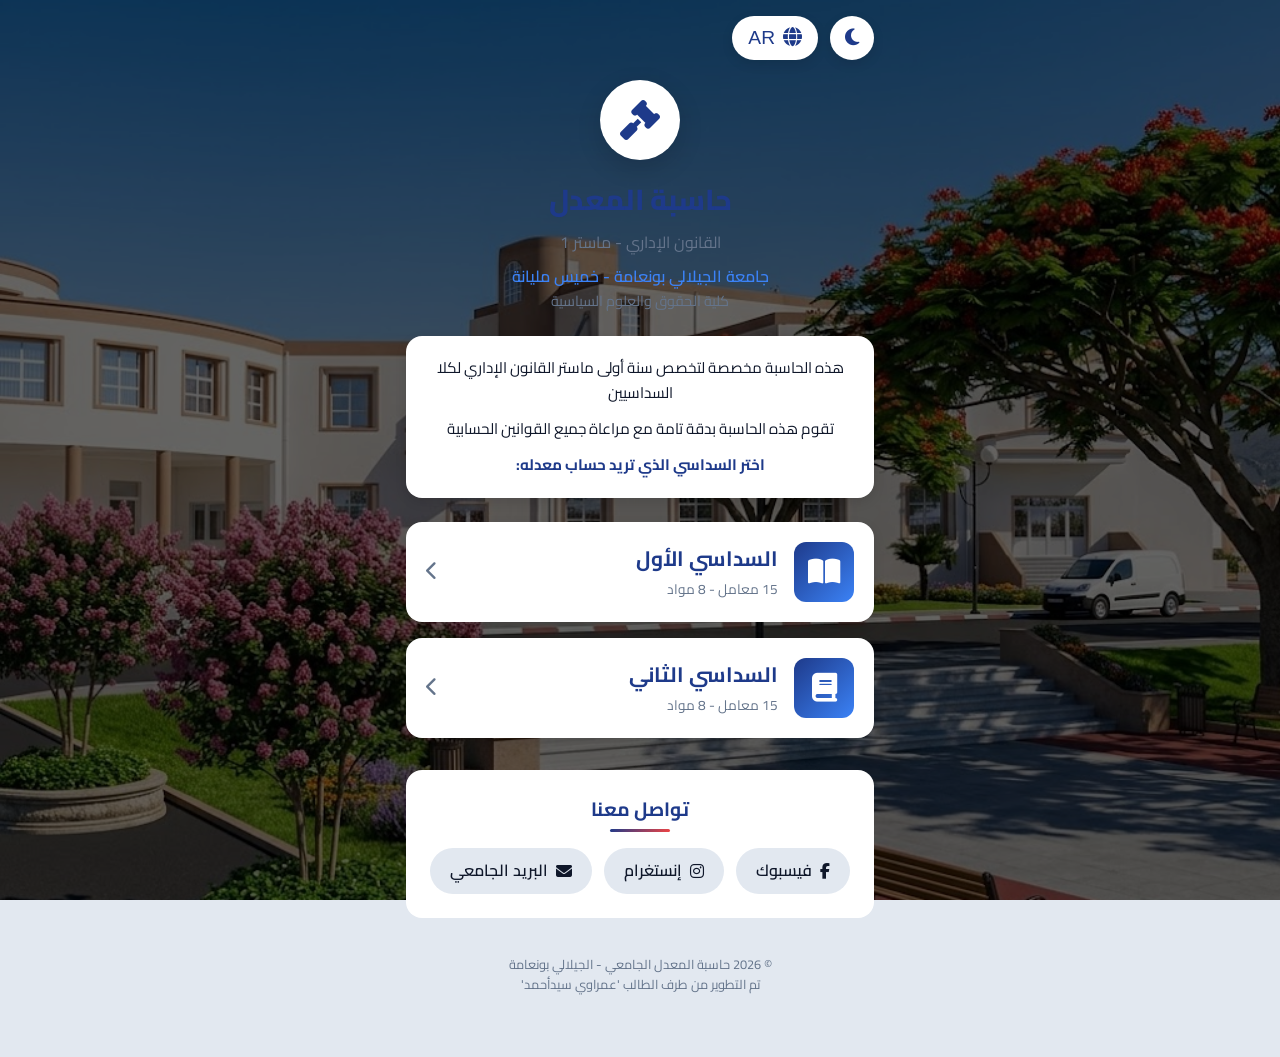
<file: index.html>
<!DOCTYPE html>
<html lang="ar" dir="rtl">
<head>
    <link rel="manifest" href="manifest.json">
<meta name="apple-mobile-web-app-capable" content="yes">
<meta name="apple-mobile-web-app-status-bar-style" content="black-translucent">
<meta name="apple-mobile-web-app-title" content="حاسبة المعدل">
<link rel="apple-touch-icon" href="images/icon-192.png">
<meta name="theme-color" content="#1e3a8a">
    <meta charset="UTF-8">
    <meta name="viewport" content="width=device-width, initial-scale=1.0, viewport-fit=cover, user-scalable=yes">
    <meta name="theme-color" content="#1e3a8a">
    <meta name="apple-mobile-web-app-capable" content="yes">
    <meta name="apple-mobile-web-app-status-bar-style" content="black-translucent">
    <title>حاسبة المعدل - القانون الإداري M1</title>
    <link rel="stylesheet" href="https://cdnjs.cloudflare.com/ajax/libs/font-awesome/6.4.0/css/all.min.css">
    <link href="https://fonts.googleapis.com/css2?family=Cairo:wght@400;500;600;700;800&display=swap" rel="stylesheet">
    <link rel="stylesheet" href="style.css">
</head>
<body>
    <!-- خلفية الصورة -->
    <div class="bg-overlay"></div>
    
    <div class="container">
        <!-- الأزرار العلوية -->
        <div class="top-buttons">
            <button class="icon-btn" id="themeToggle">
                <i class="fas fa-moon"></i>
            </button>
            <button class="icon-btn lang-btn" id="langToggle">
                <i class="fas fa-globe"></i>
                <span id="langText">EN</span>
            </button>
        </div>

        <!-- الرأس -->
        <header>
            <div class="logo-container">
                <div class="logo">
                    <i class="fas fa-gavel"></i>
                </div>
                <h1 data-key="app_title">حاسبة المعدل</h1>
                <p class="subtitle" data-key="app_subtitle">القانون الإداري - ماستر 1</p>
                <div class="university-name">جامعة الجيلالي بونعامة - خميس مليانة</div>
                <p class="faculty" data-key="faculty">كلية الحقوق والعلوم السياسية</p>
            </div>
            
            <div class="welcome-card">
                <p data-key="welcome_text1">هذه الحاسبة مخصصة لتخصص سنة أولى ماستر القانون الإداري لكلا السداسيين</p>
                <p data-key="welcome_text2">تقوم هذه الحاسبة بدقة تامة مع مراعاة جميع القوانين الحسابية</p>
                <p class="highlight" data-key="choose_semester">اختر السداسي الذي تريد حساب معدله:</p>
            </div>
        </header>

        <!-- أزرار السداسيات -->
        <div class="semester-buttons">
            <a href="s1.html" class="semester-card">
                <div class="card-icon">
                    <i class="fas fa-book-open"></i>
                </div>
                <div class="card-content">
                    <h2 data-key="semester1">السداسي الأول</h2>
                    <p class="card-info">15 معامل - 8 مواد</p>
                </div>
                <i class="fas fa-chevron-left arrow"></i>
            </a>
            
            <a href="s2.html" class="semester-card">
                <div class="card-icon">
                    <i class="fas fa-book"></i>
                </div>
                <div class="card-content">
                    <h2 data-key="semester2">السداسي الثاني</h2>
                    <p class="card-info">15 معامل - 8 مواد</p>
                </div>
                <i class="fas fa-chevron-left arrow"></i>
            </a>
        </div>

        <!-- قسم التواصل -->
        <div class="contact-section">
            <h3 data-key="contact_us">تواصل معنا</h3>
            <div class="contact-links">
                <a href="https://www.facebook.com/20031219k" target="_blank" class="contact-btn facebook">
                    <i class="fab fa-facebook-f"></i>
                    <span data-key="facebook">فيسبوك</span>
                </a>
                <a href="https://www.instagram.com/amraoui_sidahmed/" target="_blank" class="contact-btn instagram">
                    <i class="fab fa-instagram"></i>
                    <span data-key="instagram">إنستغرام</span>
                </a>
                <a href="mailto:s-amraoui@univ-dbkm.dz" class="contact-btn email">
                    <i class="fas fa-envelope"></i>
                    <span data-key="email">البريد الجامعي</span>
                </a>
            </div>
        </div>

        <!-- حقوق النشر -->
        <footer>
            <p>© 2026 <span data-key="copyright">حاسبة المعدل الجامعي - الجيلالي بونعامة</span></p>
            <p data-key="developer">تم التطوير من طرف الطالب "عمراوي سيدأحمد"</p>
        </footer>
    </div>

    <script src="translations.js"></script>
    <script src="script.js"></script>
</body>
</html>
</file>
<file: style.css>
/* ========================================
   حاسبة المعدل - التصميم المتجاوب للهواتف
   ======================================== */

* {
    margin: 0;
    padding: 0;
    box-sizing: border-box;
}

:root {
    --primary: #1e3a8a;
    --primary-dark: #0f2b6d;
    --primary-light: #3b82f6;
    --accent: #ef4444;
    --accent-dark: #dc2626;
    --success: #10b981;
    --success-dark: #059669;
    --danger: #ef4444;
    --gray: #64748b;
    --gray-light: #e2e8f0;
    --white: #ffffff;
    --dark: #0f172a;
    --shadow: 0 4px 12px rgba(0, 0, 0, 0.1);
    --shadow-lg: 0 8px 24px rgba(0, 0, 0, 0.15);
    --radius: 16px;
    --radius-sm: 12px;
    --transition: all 0.3s ease;
}

.dark-mode {
    --primary: #60a5fa;
    --primary-dark: #3b82f6;
    --primary-light: #93c5fd;
    --white: #1e293b;
    --dark: #f8fafc;
    --gray: #94a3b8;
    --gray-light: #334155;
    --shadow: 0 4px 12px rgba(0, 0, 0, 0.3);
    --shadow-lg: 0 8px 24px rgba(0, 0, 0, 0.4);
}

body {
    font-family: 'Cairo', sans-serif;
    background-color: var(--gray-light);
    color: var(--dark);
    line-height: 1.6;
    min-height: 100vh;
    padding-bottom: 30px;
}

/* خلفية الصورة - ستضع صورتك هنا */
.bg-overlay {
    position: fixed;
    top: 0;
    left: 0;
    right: 0;
    bottom: 0;
    background-image: url('images/college-bg.jpg'); /* ⚠️ ضع صورتك هنا */
    background-size: cover;
    background-position: center;
    background-repeat: no-repeat;
    z-index: -2;
}

.bg-overlay::after {
    content: '';
    position: absolute;
    top: 0;
    left: 0;
    right: 0;
    bottom: 0;
    background: rgba(0, 0, 0, 0.6);
}

.dark-mode .bg-overlay::after {
    background: rgba(0, 0, 0, 0.8);
}

.container {
    max-width: 600px;
    margin: 0 auto;
    padding: 16px;
    position: relative;
    z-index: 1;
}

/* ========================================
   الأزرار العلوية
   ======================================== */
.top-buttons {
    display: flex;
    gap: 12px;
    margin-bottom: 20px;
}

.icon-btn {
    width: 44px;
    height: 44px;
    border-radius: 50%;
    background: var(--white);
    border: none;
    display: flex;
    align-items: center;
    justify-content: center;
    cursor: pointer;
    box-shadow: var(--shadow);
    transition: var(--transition);
    color: var(--primary);
    font-size: 1.2rem;
    text-decoration: none;
}

.icon-btn:hover {
    transform: scale(1.05);
    background: var(--primary);
    color: white;
}

.lang-btn {
    width: auto;
    padding: 0 16px;
    border-radius: 44px;
    gap: 8px;
}

/* ========================================
   الرأس
   ======================================== */
.logo-container {
    text-align: center;
    margin-bottom: 24px;
}

.logo {
    width: 80px;
    height: 80px;
    background: var(--white);
    border-radius: 50%;
    display: flex;
    align-items: center;
    justify-content: center;
    margin: 0 auto 16px;
    box-shadow: var(--shadow-lg);
}

.logo i {
    font-size: 2.5rem;
    color: var(--primary);
}

h1 {
    font-size: 1.8rem;
    font-weight: 800;
    color: var(--primary);
    margin-bottom: 8px;
}

.subtitle {
    font-size: 1rem;
    color: var(--gray);
    margin-bottom: 8px;
}

.university-name {
    font-size: 1rem;
    font-weight: 600;
    color: var(--primary-light);
}

.faculty {
    font-size: 0.9rem;
    color: var(--gray);
}

/* بطاقة الترحيب */
.welcome-card {
    background: var(--white);
    border-radius: var(--radius);
    padding: 20px;
    margin-bottom: 24px;
    box-shadow: var(--shadow);
    text-align: center;
}

.welcome-card p {
    margin-bottom: 12px;
    font-size: 0.95rem;
}

.welcome-card .highlight {
    color: var(--primary);
    font-weight: 700;
    margin-top: 8px;
    margin-bottom: 0;
}

/* رأس صفحة الحاسبة */
.page-header {
    text-align: center;
    margin-bottom: 24px;
}

.page-header h1 {
    font-size: 1.6rem;
    margin-bottom: 16px;
}

.semester-stats {
    display: flex;
    justify-content: space-around;
    background: var(--white);
    border-radius: var(--radius-sm);
    padding: 12px;
    box-shadow: var(--shadow);
}

.stat {
    text-align: center;
}

.stat-label {
    display: block;
    font-size: 0.8rem;
    color: var(--gray);
}

.stat-value {
    display: block;
    font-size: 1.3rem;
    font-weight: 700;
    color: var(--primary);
}

/* ========================================
   أزرار السداسيات (الصفحة الرئيسية)
   ======================================== */
.semester-buttons {
    display: flex;
    flex-direction: column;
    gap: 16px;
    margin-bottom: 32px;
}

.semester-card {
    display: flex;
    align-items: center;
    gap: 16px;
    background: var(--white);
    border-radius: var(--radius);
    padding: 20px;
    text-decoration: none;
    box-shadow: var(--shadow);
    transition: var(--transition);
}

.semester-card:hover {
    transform: translateY(-4px);
    box-shadow: var(--shadow-lg);
}

.card-icon {
    width: 60px;
    height: 60px;
    background: linear-gradient(135deg, var(--primary), var(--primary-light));
    border-radius: var(--radius-sm);
    display: flex;
    align-items: center;
    justify-content: center;
}

.card-icon i {
    font-size: 1.8rem;
    color: white;
}

.card-content {
    flex: 1;
}

.card-content h2 {
    font-size: 1.3rem;
    color: var(--primary);
    margin-bottom: 4px;
}

.card-info {
    font-size: 0.85rem;
    color: var(--gray);
}

.arrow {
    color: var(--gray);
    font-size: 1.2rem;
}

/* ========================================
   بطاقات المواد
   ======================================== */
.subjects-container {
    display: flex;
    flex-direction: column;
    gap: 16px;
    margin-bottom: 24px;
}

.subject-card {
    background: var(--white);
    border-radius: var(--radius);
    padding: 20px;
    box-shadow: var(--shadow);
    transition: var(--transition);
    border-right: 4px solid var(--primary);
}

.subject-header {
    display: flex;
    justify-content: space-between;
    align-items: flex-start;
    margin-bottom: 16px;
    flex-wrap: wrap;
    gap: 8px;
}

.subject-name {
    font-size: 1.2rem;
    font-weight: 700;
    color: var(--primary);
}

.subject-coefficient {
    background: var(--primary);
    color: white;
    padding: 4px 12px;
    border-radius: 20px;
    font-size: 0.85rem;
    font-weight: 600;
}

.subject-type {
    font-size: 0.8rem;
    color: var(--gray);
    margin-top: 4px;
    display: flex;
    align-items: center;
    gap: 6px;
}

/* مدخلات الدرجات */
.grades-input {
    display: flex;
    gap: 12px;
    margin-bottom: 16px;
    flex-wrap: wrap;
}

.grade-input-group {
    flex: 1;
    min-width: 120px;
}

.grade-label {
    display: block;
    font-size: 0.8rem;
    color: var(--gray);
    margin-bottom: 6px;
}

.grade-controls {
    display: flex;
    align-items: center;
    background: var(--gray-light);
    border-radius: var(--radius-sm);
    overflow: hidden;
}

.grade-btn {
    width: 40px;
    height: 48px;
    background: var(--primary);
    color: white;
    border: none;
    font-size: 1.2rem;
    font-weight: bold;
    cursor: pointer;
    transition: var(--transition);
}

.grade-btn:hover:not(:disabled) {
    background: var(--primary-dark);
}

.grade-btn:disabled {
    opacity: 0.5;
    cursor: not-allowed;
}

.grade-input {
    flex: 1;
    height: 48px;
    border: none;
    background: transparent;
    text-align: center;
    font-size: 1.1rem;
    font-weight: 600;
    font-family: 'Cairo', sans-serif;
    color: var(--dark);
}

.grade-input:focus {
    outline: none;
}

.subject-average {
    text-align: center;
    padding-top: 12px;
    border-top: 1px dashed var(--gray-light);
}

.average-label {
    font-size: 0.8rem;
    color: var(--gray);
}

.average-value {
    font-size: 1.3rem;
    font-weight: 700;
    color: var(--primary);
}

.average-value.success {
    color: var(--success);
}

.average-value.danger {
    color: var(--danger);
}

/* ========================================
   أزرار التحكم
   ======================================== */
.action-buttons {
    display: flex;
    gap: 12px;
    margin-bottom: 24px;
}

.btn {
    flex: 1;
    padding: 14px;
    border: none;
    border-radius: var(--radius-sm);
    font-family: 'Cairo', sans-serif;
    font-size: 1rem;
    font-weight: 700;
    cursor: pointer;
    transition: var(--transition);
    display: flex;
    align-items: center;
    justify-content: center;
    gap: 8px;
}

.btn-primary {
    background: linear-gradient(135deg, var(--primary), var(--primary-light));
    color: white;
}

.btn-primary:hover:not(:disabled) {
    transform: translateY(-2px);
    box-shadow: var(--shadow);
}

.btn-primary:disabled {
    opacity: 0.6;
    cursor: not-allowed;
}

.btn-secondary {
    background: var(--white);
    color: var(--accent);
    border: 1px solid var(--accent);
}

.btn-secondary:hover {
    background: var(--accent);
    color: white;
}

/* ========================================
   بطاقة النتيجة
   ======================================== */
.result-card {
    background: var(--white);
    border-radius: var(--radius);
    padding: 24px;
    text-align: center;
    box-shadow: var(--shadow-lg);
    margin-bottom: 24px;
}

.result-card h3 {
    color: var(--primary);
    font-size: 1.3rem;
    margin-bottom: 16px;
}

.final-grade {
    font-size: 3.5rem;
    font-weight: 900;
    margin: 16px 0;
}

.result-card.success .final-grade {
    color: var(--success);
}

.result-card.danger .final-grade {
    color: var(--danger);
}

.result-message {
    padding: 10px 20px;
    border-radius: 40px;
    display: inline-block;
    margin: 12px 0;
    font-weight: 600;
}

.result-card.success .result-message {
    background: rgba(16, 185, 129, 0.1);
    color: var(--success);
}

.result-card.danger .result-message {
    background: rgba(239, 68, 68, 0.1);
    color: var(--danger);
}

.result-details {
    display: flex;
    justify-content: space-around;
    margin-top: 20px;
    padding-top: 20px;
    border-top: 1px solid var(--gray-light);
}

.detail {
    text-align: center;
}

.detail-label {
    display: block;
    font-size: 0.8rem;
    color: var(--gray);
}

.detail-value {
    display: block;
    font-size: 1.2rem;
    font-weight: 700;
    color: var(--primary);
}

/* ========================================
   قسم التواصل
   ======================================== */
.contact-section {
    background: var(--white);
    border-radius: var(--radius);
    padding: 24px;
    text-align: center;
    margin-bottom: 20px;
}

.contact-section h3 {
    color: var(--primary);
    font-size: 1.2rem;
    margin-bottom: 16px;
    position: relative;
    display: inline-block;
    padding-bottom: 8px;
}

.contact-section h3::after {
    content: '';
    position: absolute;
    bottom: 0;
    right: 50%;
    transform: translateX(50%);
    width: 60px;
    height: 3px;
    background: linear-gradient(135deg, var(--primary), var(--accent));
    border-radius: 3px;
}

.contact-links {
    display: flex;
    flex-wrap: wrap;
    justify-content: center;
    gap: 12px;
}

.contact-btn {
    display: flex;
    align-items: center;
    gap: 8px;
    padding: 10px 20px;
    background: var(--gray-light);
    border-radius: 40px;
    text-decoration: none;
    color: var(--dark);
    font-weight: 600;
    transition: var(--transition);
}

.contact-btn:hover {
    transform: translateY(-2px);
}

.contact-btn.facebook:hover {
    background: #1877f2;
    color: white;
}

.contact-btn.instagram:hover {
    background: radial-gradient(circle at 30% 107%, #fdf497 0%, #fd5949 45%, #d6249f 60%);
    color: white;
}

.contact-btn.email:hover {
    background: var(--accent);
    color: white;
}

/* ========================================
   تذييل الصفحة
   ======================================== */
footer {
    text-align: center;
    padding: 16px;
    color: var(--gray);
    font-size: 0.8rem;
}

/* ========================================
   تنبيه (Toast)
   ======================================== */
.toast {
    position: fixed;
    bottom: 30px;
    left: 50%;
    transform: translateX(-50%) translateY(100px);
    background: var(--dark);
    color: white;
    padding: 12px 20px;
    border-radius: 50px;
    display: flex;
    align-items: center;
    gap: 10px;
    z-index: 1000;
    transition: transform 0.3s ease;
    opacity: 0;
    pointer-events: none;
}

.toast.show {
    transform: translateX(-50%) translateY(0);
    opacity: 1;
}

.toast i {
    color: var(--accent);
}

/* ========================================
   التجاوب مع الهواتف الصغيرة
   ======================================== */
@media (max-width: 480px) {
    .container {
        padding: 12px;
    }
    
    h1 {
        font-size: 1.5rem;
    }
    
    .logo {
        width: 60px;
        height: 60px;
    }
    
    .logo i {
        font-size: 2rem;
    }
    
    .subject-name {
        font-size: 1rem;
    }
    
    .grades-input {
        flex-direction: column;
        gap: 8px;
    }
    
    .grade-input-group {
        min-width: 100%;
    }
    
    .final-grade {
        font-size: 2.8rem;
    }
    
    .contact-links {
        flex-direction: column;
        align-items: stretch;
    }
    
    .contact-btn {
        justify-content: center;
    }
}

/* ========================================
   تحسينات للشاشات المتوسطة
   ======================================== */
@media (min-width: 768px) {
    .container {
        max-width: 500px;
    }
}
</file>
